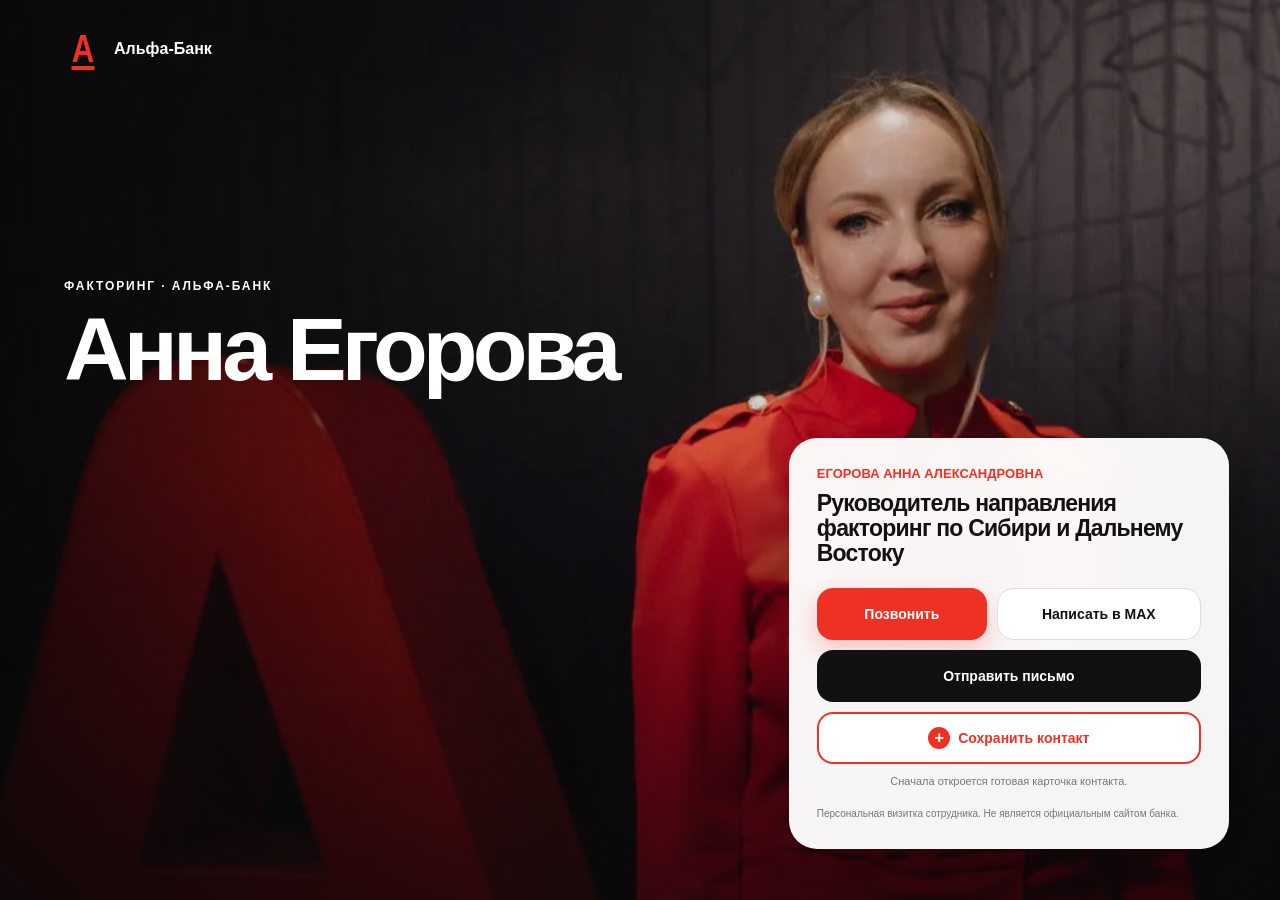
<file: index.html>
<!doctype html>
<html lang="ru">
<head>
  <meta charset="utf-8">
  <meta name="viewport" content="width=device-width, initial-scale=1">
  <meta name="theme-color" content="#111111">
  <meta name="description" content="Егорова Анна Александровна — руководитель направления факторинг по Сибири и Дальнему Востоку, Альфа‑Банк.">
  <meta property="og:title" content="Анна Егорова — факторинг Альфа‑Банк">
  <meta property="og:description" content="Руководитель направления факторинг по Сибири и Дальнему Востоку.">
  <meta property="og:type" content="website">
  <meta property="og:url" content="https://anna-egorova.tuqo.ru/">
  <meta property="og:image" content="https://anna-egorova.tuqo.ru/assets/anna-egorova-preview.png">
  <meta property="og:image:width" content="1200">
  <meta property="og:image:height" content="630">
  <meta property="og:image:alt" content="Анна Егорова — факторинг Альфа‑Банк">
  <meta name="twitter:card" content="summary_large_image">
  <title>Анна Егорова — факторинг Альфа‑Банк</title>
  <link rel="stylesheet" href="style.css">
</head>
<body>
  <main class="hero" id="hero">
    <div class="photo-layer" aria-hidden="true"></div>
    <div class="shade" aria-hidden="true"></div>

    <header class="brand">
      <span class="brand-mark" aria-hidden="true">A<i></i></span>
      <span>Альфа‑Банк</span>
    </header>

    <section class="identity">
      <p class="kicker">Факторинг · Альфа‑Банк</p>
      <h1>Анна Егорова</h1>
    </section>

    <section class="contact-card" aria-label="Контакты Анны Егоровой">
      <div class="role">
        <span class="person-name">Егорова Анна Александровна</span>
        <p>Руководитель направления факторинг по Сибири и Дальнему Востоку</p>
      </div>
      <div class="actions">
        <a class="button button--red" href="tel:+79132511525">Позвонить</a>
        <a class="button button--light" href="https://max.ru/u/f9LHodD0cOJtNS2eCZEGzMK8iuk9tOlMiyOYC4yPLZsbFwd8iVo3FyIz8ho" target="_blank" rel="noopener">Написать в MAX</a>
        <a class="button button--email" href="mailto:aegorova25@alfabank.ru">Отправить письмо</a>
        <a class="button button--save" id="save-contact" href="anna-egorova.vcf" download="Anna-Egorova.vcf">Сохранить контакт</a>
        <p class="save-help">Сначала откроется готовая карточка контакта.</p>
      </div>
      <p class="note">Персональная визитка сотрудника. Не является официальным сайтом банка.</p>
    </section>
  </main>

  <dialog class="contact-modal" id="contact-modal" aria-labelledby="contact-modal-title">
    <button class="modal-close" id="close-contact-modal" type="button" aria-label="Закрыть">×</button>
    <img class="contact-photo" src="assets/anna-red-dress.webp" alt="Анна Егорова">
    <div class="contact-preview">
      <p class="contact-label">Контакт готов к сохранению</p>
      <h2 id="contact-modal-title">Анна Егорова</h2>
      <p class="contact-role">Руководитель направления факторинг по Сибири и Дальнему Востоку</p>
      <dl class="contact-fields">
        <div><dt>Компания</dt><dd>Альфа‑Банк</dd></div>
        <div><dt>Телефон</dt><dd>+7 913 251-15-25</dd></div>
        <div><dt>Почта</dt><dd>aegorova25@alfabank.ru</dd></div>
      </dl>
      <button class="modal-save" id="download-contact" type="button">Сохранить в телефон</button>
      <p class="modal-help" id="modal-help">Телефон попросит подтвердить добавление контакта.</p>
    </div>
  </dialog>

  <script src="script.js"></script>
</body>
</html>
</file>
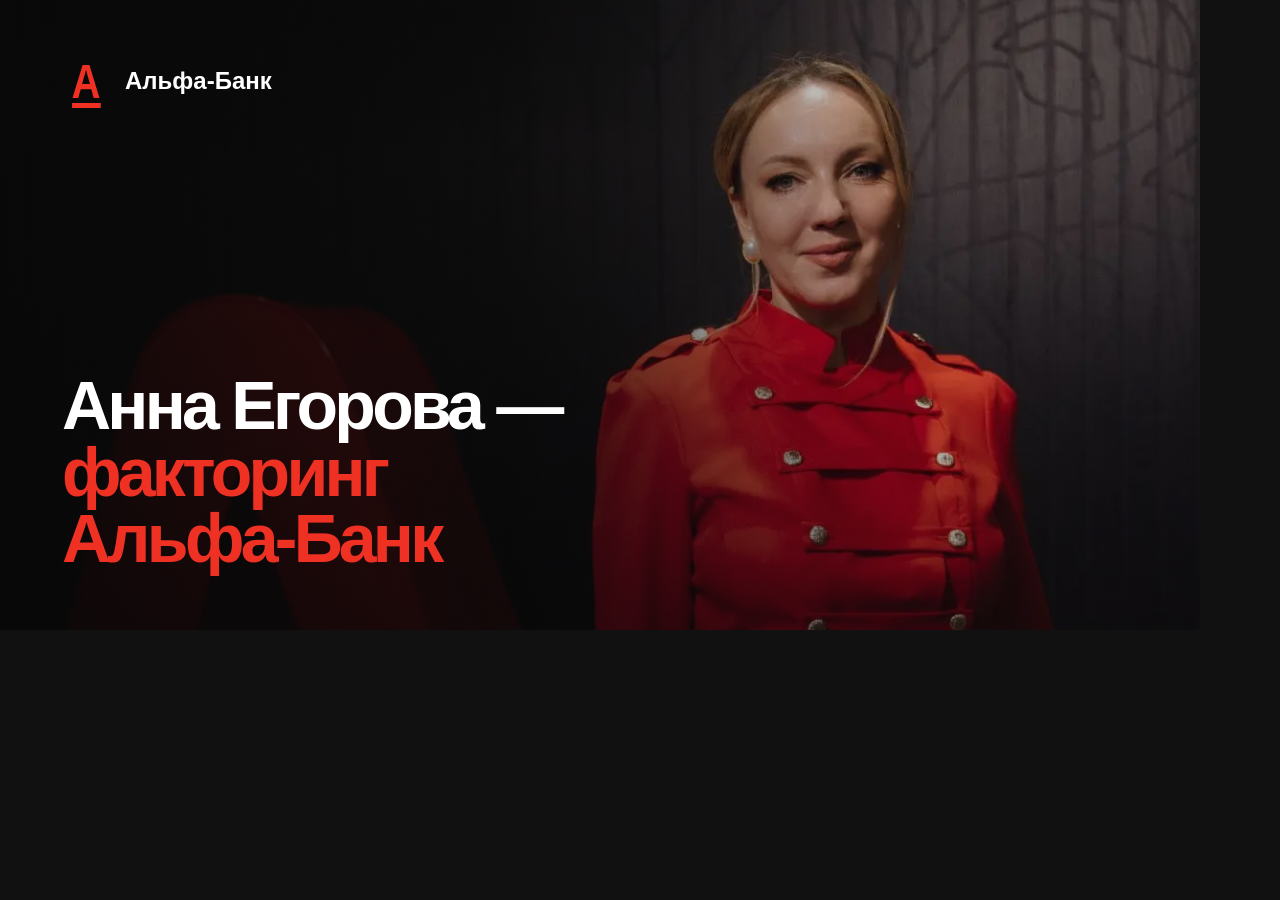
<file: og-preview.html>
<!doctype html>
<html lang="ru">
<head>
  <meta charset="utf-8">
  <meta name="viewport" content="width=1200, initial-scale=1">
  <title>Анна Егорова — факторинг Альфа-Банк</title>
  <style>
    * { box-sizing: border-box; }
    html, body { width: 1200px; height: 630px; margin: 0; overflow: hidden; }
    body { font-family: Arial, Helvetica, sans-serif; color: #fff; background: #111; }
    .preview { position: relative; width: 1200px; height: 630px; overflow: hidden; }
    .photo { position: absolute; inset: 0; background: url("assets/anna-red-dress.webp") 60% 27% / cover no-repeat; transform: scale(1.02); }
    .shade { position: absolute; inset: 0; background: linear-gradient(90deg, rgba(8,8,8,.94) 0%, rgba(8,8,8,.74) 42%, rgba(8,8,8,.1) 76%), linear-gradient(0deg, rgba(8,8,8,.46), transparent 55%); }
    .content { position: absolute; inset: 0; display: flex; flex-direction: column; justify-content: space-between; padding: 54px 62px 58px; }
    .brand { display: flex; align-items: center; gap: 15px; font-size: 24px; font-weight: 800; }
    .mark { position: relative; display: inline-grid; place-items: center; width: 48px; height: 54px; color: #ef3124; font-size: 49px; font-weight: 900; line-height: 1; transform: scaleX(.82); }
    .mark::after { position: absolute; bottom: 0; width: 35px; height: 5px; content: ""; background: #ef3124; }
    h1 { max-width: 650px; margin: 0; font-size: 68px; line-height: .98; letter-spacing: -.055em; }
    .accent { color: #ef3124; }
  </style>
</head>
<body>
  <main class="preview">
    <div class="photo"></div>
    <div class="shade"></div>
    <div class="content">
      <div class="brand"><span class="mark">A</span><span>Альфа‑Банк</span></div>
      <h1>Анна Егорова —<br><span class="accent">факторинг Альфа‑Банк</span></h1>
    </div>
  </main>
</body>
</html>
</file>
<file: style.css>
:root {
  font-family: Arial, Helvetica, sans-serif;
  color: #fff;
  background: #111;
  --red: #ef3124;
}

* { box-sizing: border-box; }
body { margin: 0; background: #111; }
.hero { position: relative; min-height: 100svh; overflow: hidden; isolation: isolate; }
.photo-layer { position: absolute; z-index: -3; inset: -3%; background: url("assets/anna-red-dress.webp") center 28% / cover no-repeat; transform: translate3d(var(--mx, 0), var(--my, 0), 0) scale(1.06); transition: transform .22s ease-out; }
.shade { position: absolute; z-index: -2; inset: 0; background: linear-gradient(90deg, rgba(8,8,8,.78) 0%, rgba(8,8,8,.18) 52%, rgba(8,8,8,.08) 100%), linear-gradient(0deg, rgba(8,8,8,.65), transparent 48%); }
.brand { position: absolute; top: 28px; left: clamp(22px, 5vw, 72px); display: flex; gap: 12px; align-items: center; font-size: 16px; font-weight: 800; }
.brand-mark { position: relative; display: inline-grid; place-items: center; width: 38px; height: 42px; color: var(--red); font-size: 38px; font-weight: 900; line-height: 1; transform: scaleX(.82); }
.brand-mark i { position: absolute; bottom: 0; width: 28px; height: 4px; background: var(--red); }
.identity { position: absolute; left: clamp(22px, 5vw, 72px); top: 31%; }
.kicker { margin: 0 0 14px; color: #fff; font-size: 12px; font-weight: 900; letter-spacing: .16em; text-transform: uppercase; }
h1 { max-width: min(760px, 76vw); margin: 0; font-size: clamp(48px, 7vw, 96px); font-weight: 750; line-height: .94; letter-spacing: -.055em; }
.contact-card { position: absolute; right: clamp(18px, 4vw, 58px); bottom: clamp(18px, 4vw, 52px); width: min(440px, calc(100% - 36px)); padding: 28px; border-radius: 28px; background: rgba(255,255,255,.96); color: #111; box-shadow: 0 30px 90px rgba(0,0,0,.34); backdrop-filter: blur(12px); animation: rise .85s cubic-bezier(.22,.8,.25,1) both; }
.role p { margin: 10px 0 22px; font-size: 23px; font-weight: 900; line-height: 1.08; letter-spacing: -.035em; }
.role .person-name { display: block; margin: 0; color: var(--red); font-size: 13px; font-weight: 900; text-transform: uppercase; }
.actions { display: grid; grid-template-columns: 1fr 1.2fr; gap: 10px; }
.button { display: grid; min-height: 52px; place-items: center; padding: 0 16px; border-radius: 16px; font-size: 14px; font-weight: 900; text-decoration: none; transition: transform .2s ease, box-shadow .2s ease; }
.button:hover { transform: translateY(-2px); }
.button:focus-visible { outline: 3px solid #111; outline-offset: 3px; }
.button--red { background: var(--red); color: #fff; box-shadow: 0 10px 24px rgba(239,49,36,.25); }
.button--light { border: 1px solid #ddd; color: #111; background: #fff; }
.button--email { grid-column: 1 / -1; background: #111; color: #fff; }
.button--save { display: flex; grid-column: 1 / -1; align-items: center; justify-content: center; border: 2px solid var(--red); color: var(--red); background: #fff; }
.button--save::before { content: "+"; display: inline-grid; width: 22px; height: 22px; margin-right: 8px; place-items: center; border-radius: 50%; background: var(--red); color: #fff; font-size: 17px; line-height: 1; }
.button--save, .modal-close, .modal-save { cursor: pointer; }
.save-help { grid-column: 1 / -1; margin: 0 4px; color: #777; font-size: 11px; line-height: 1.35; text-align: center; }
.note { margin: 18px 0 0; color: #777; font-size: 10px; line-height: 1.4; }
.contact-modal { width: min(440px, calc(100% - 28px)); max-height: calc(100svh - 28px); padding: 0; overflow: auto; border: 0; border-radius: 28px; background: #fff; color: #111; box-shadow: 0 30px 100px rgba(0,0,0,.5); }
.contact-modal::backdrop { background: rgba(0,0,0,.72); backdrop-filter: blur(7px); }
.modal-close { position: absolute; z-index: 2; top: 14px; right: 14px; display: grid; width: 38px; height: 38px; place-items: center; border: 0; border-radius: 50%; background: rgba(17,17,17,.72); color: #fff; font-size: 28px; line-height: 1; }
.contact-photo { display: block; width: 100%; height: 250px; object-fit: cover; object-position: 66% 18%; }
.contact-preview { padding: 24px; }
.contact-label { margin: 0 0 8px; color: var(--red); font-size: 11px; font-weight: 900; letter-spacing: .08em; text-transform: uppercase; }
.contact-preview h2 { margin: 0; font-size: 34px; line-height: 1; letter-spacing: -.045em; }
.contact-role { margin: 12px 0 18px; font-size: 16px; font-weight: 800; line-height: 1.2; }
.contact-fields { display: grid; gap: 1px; margin: 0 0 18px; overflow: hidden; border: 1px solid #e8e8e8; border-radius: 16px; background: #e8e8e8; }
.contact-fields div { padding: 12px 14px; background: #fff; }
.contact-fields dt { margin-bottom: 3px; color: #777; font-size: 10px; font-weight: 800; text-transform: uppercase; }
.contact-fields dd { margin: 0; font-size: 14px; font-weight: 800; overflow-wrap: anywhere; }
.modal-save { width: 100%; min-height: 54px; border: 0; border-radius: 16px; background: var(--red); color: #fff; font: inherit; font-size: 15px; font-weight: 900; box-shadow: 0 12px 26px rgba(239,49,36,.25); }
.modal-save[aria-busy="true"] { opacity: .65; pointer-events: none; }
.modal-help { margin: 10px 4px 0; color: #777; font-size: 11px; line-height: 1.35; text-align: center; }
@keyframes rise { from { opacity: 0; transform: translateY(28px); } }

@media (max-width: 760px) {
  .hero { display: grid; min-height: 100svh; grid-template-rows: max(560px, 72svh) auto; overflow: hidden; }
  .photo-layer { inset: 0 0 auto; height: max(560px, 72svh); background-position: 51% top; transform: none; }
  .shade { inset: 0 0 auto; height: max(560px, 72svh); background: linear-gradient(0deg, rgba(8,8,8,.8) 0%, rgba(8,8,8,.08) 60%, rgba(8,8,8,.22) 100%); }
  .brand { top: 22px; }
  .identity { top: calc(max(560px, 72svh) - 122px); right: 22px; bottom: auto; left: 22px; }
  h1 { max-width: 100%; font-size: clamp(38px, 10.5vw, 50px); font-weight: 750; line-height: .96; letter-spacing: -.045em; }
  .contact-card { position: relative; z-index: 3; grid-row: 2; right: auto; bottom: auto; width: auto; margin: -22px 12px 12px; padding: 22px; border-radius: 24px; }
  .role p { font-size: 18px; line-height: 1.12; }
}

@media (max-width: 560px) {
  .actions { grid-template-columns: 1fr; }
  .button--email, .button--save, .save-help { grid-column: auto; }
}

@media (prefers-reduced-motion: reduce) {
  .photo-layer, .button { transition: none; }
  .contact-card { animation: none; }
}
</file>
